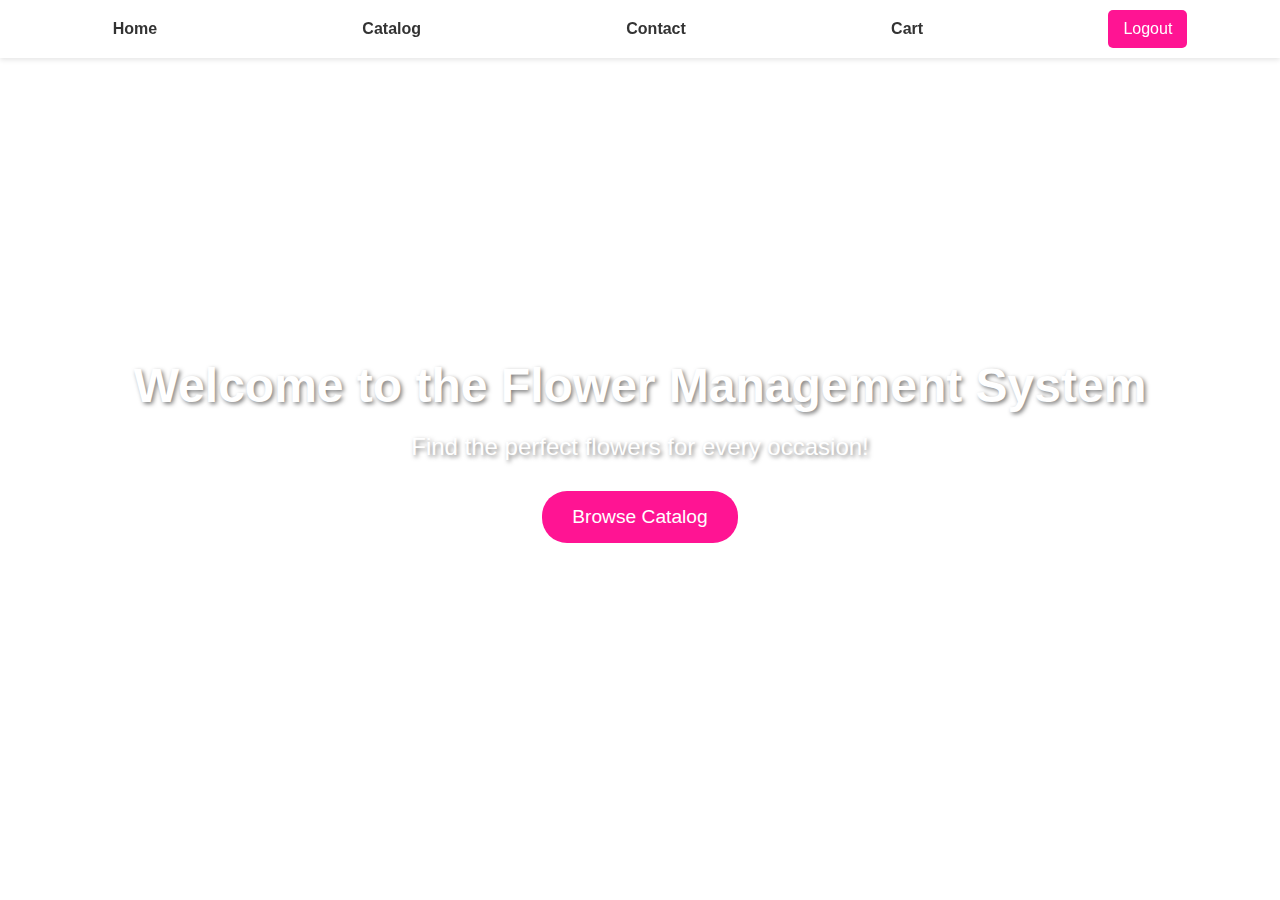
<file: index.html>
<!DOCTYPE html>
<html lang="en">
<head>
  <meta charset="UTF-8">
  <meta name="viewport" content="width=device-width, initial-scale=1.0">
  <title>Flower Management</title>
  <link rel="stylesheet" href="assets/css/styles.css">
</head>
<body>
  <header>
    <nav>
      <a href="index.html">Home</a>
      <a href="catalog.html">Catalog</a>
      <a href="contact.html">Contact</a>
      <a href="cart.html">Cart</a>
      <button id="logout-btn">Logout</button>
    </nav>
  </header>
  <main>
    <section class="hero">
      <h1>Welcome to the Flower Management System</h1>
      <p>Find the perfect flowers for every occasion!</p>
      <button onclick="window.location.href='catalog.html'">Browse Catalog</button>
    </section>
  </main>
  
  <script src="assets/js/script.js"></script>
</body>
</html>
</file>
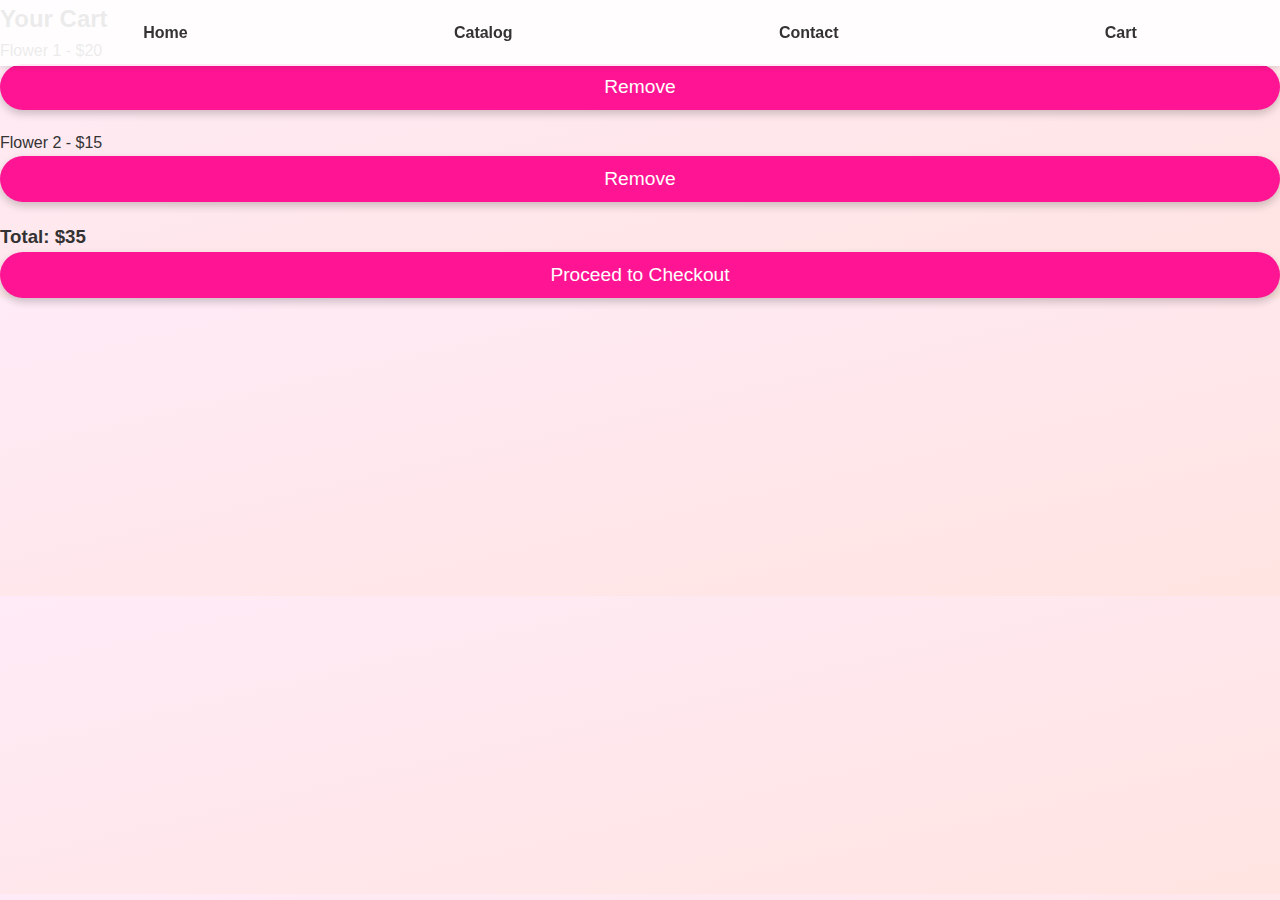
<file: cart.html>
<!DOCTYPE html>
<html lang="en">
<head>
    <meta charset="UTF-8">
    <meta name="viewport" content="width=device-width, initial-scale=1.0">
    <title>Cart</title>
    <link rel="stylesheet" href="assets/css/cart.css">
</head>
<body>
  <!-- Header  -->
  <header>
    <nav>
      <a href="index.html">Home</a>
      <a href="catalog.html">Catalog</a>
      <a href="contact.html">Contact</a>
      <a href="cart.html">Cart</a>
      
    </nav>
  </header>

  <!-- Cart Section -->
  <div class="cart-container">
    <h2>Your Cart</h2>
    <!-- Add your cart items  -->
    <ul id="cart-items">
      <!-- Example items  -->
      <li>Flower 1 - $20 <button class="remove-btn">Remove</button></li>
      <li>Flower 2 - $15 <button class="remove-btn">Remove</button></li>
    </ul>
    <div class="cart-total">
      <h3>Total: $35</h3>
      <button class="checkout-btn" id="checkout-btn">Proceed to Checkout</button>
    </div>
  </div>

  <!-- Payment Gateway Popup -->
  <div class="popup" id="payment-popup">
    <div class="popup-content">
      <span class="close-btn" id="close-btn">&times;</span>
      <h2>Payment Details</h2>
      <form id="payment-form">
        <label for="card-number">Card Number:</label>
        <input type="text" id="card-number" placeholder="Enter your card number" required><br>
        <label for="expiry-date">Expiry Date:</label>
        <input type="month" id="expiry-date" required><br>
        <label for="cvv">CVV:</label>
        <input type="text" id="cvv" placeholder="Enter CVV" required><br>
        <button type="submit" class="submit-btn">Pay Now</button>
      </form>
    </div>
  </div>

  <!-- Footer -->
  
  <!-- Script to open/close the popup -->
  <script>
    const checkoutBtn = document.getElementById('checkout-btn');
    const popup = document.getElementById('payment-popup');
    const closeBtn = document.getElementById('close-btn');

    // Open the payment popup
    checkoutBtn.addEventListener('click', () => {
      popup.style.display = 'flex';
    });

    // Close the payment popup
    closeBtn.addEventListener('click', () => {
      popup.style.display = 'none';
    });

    // Close popup if clicked outside
    window.addEventListener('click', (event) => {
      if (event.target === popup) {
        popup.style.display = 'none';
      }
    });

    // Handle payment form submission
    document.getElementById('payment-form').addEventListener('submit', (e) => {
      e.preventDefault();
      alert('Payment successful!');
      popup.style.display = 'none'; // Close the popup after successful payment
    });
  </script>
</body>
</html>
</file>
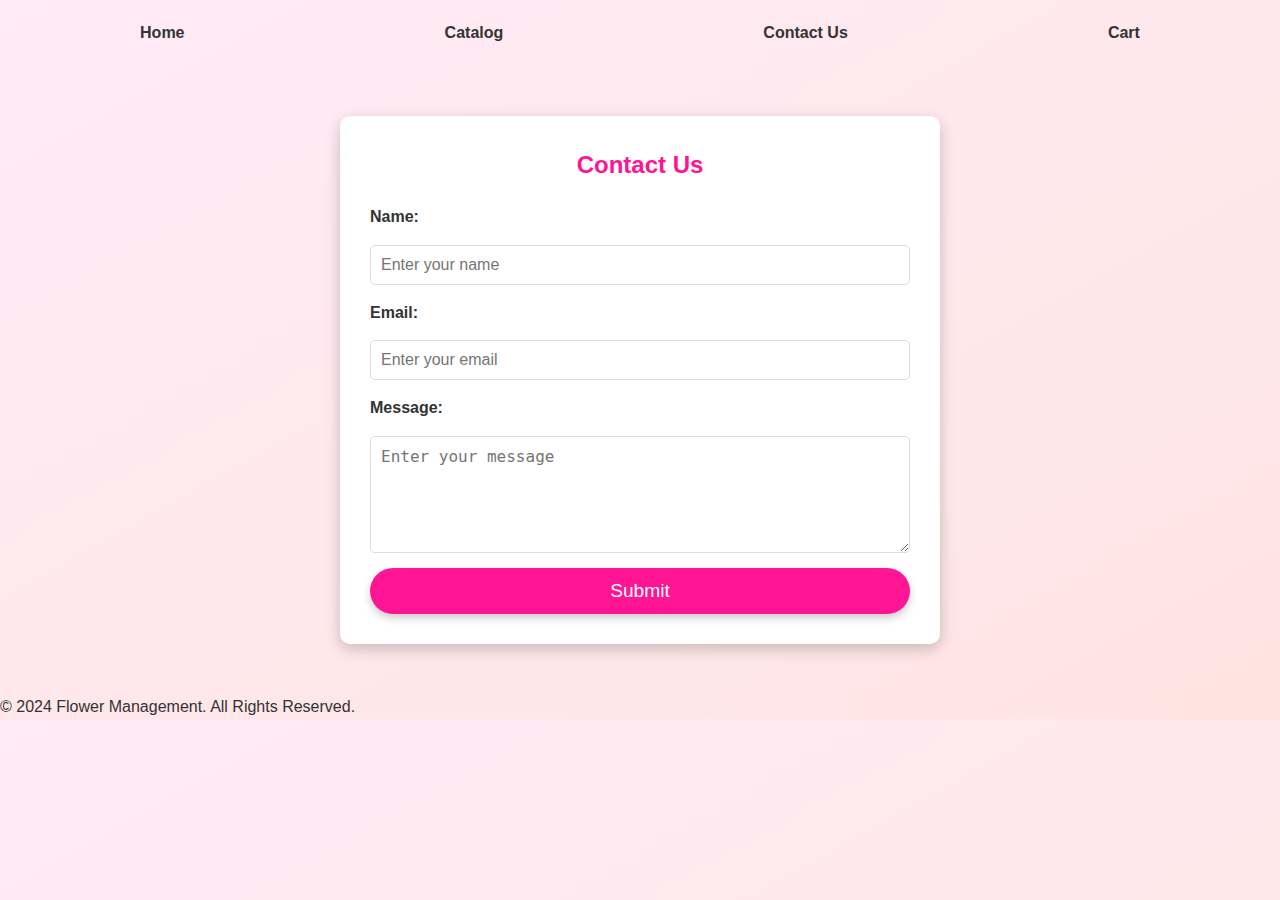
<file: contact.html>
<!DOCTYPE html>
<html lang="en">
<head>
  <meta charset="UTF-8">
  <meta name="viewport" content="width=device-width, initial-scale=1.0">
  <title>Flower Management - Contact Us</title>
  <link rel="stylesheet" href="assets/css/style.css">
</head>
<body>
  <header>
    <nav>
      <a href="index.html">Home</a>
      <a href="catalog.html">Catalog</a>
      <a href="contact.html">Contact Us</a>
      <a href="cart.html">Cart</a>
    </nav>
  </header>

  <main class="contact">
    <h2>Contact Us</h2>
    <form>
      <label for="name">Name:</label>
      <input type="text" id="name" placeholder="Enter your name" required>

      <label for="email">Email:</label>
      <input type="email" id="email" placeholder="Enter your email" required>

      <label for="message">Message:</label>
      <textarea id="message" rows="5" placeholder="Enter your message" required></textarea>

      <button type="submit">Submit</button>
    </form>
  </main>

  <footer>
    <p>&copy; 2024 Flower Management. All Rights Reserved.</p>
  </footer>
</body>
</html>
</file>
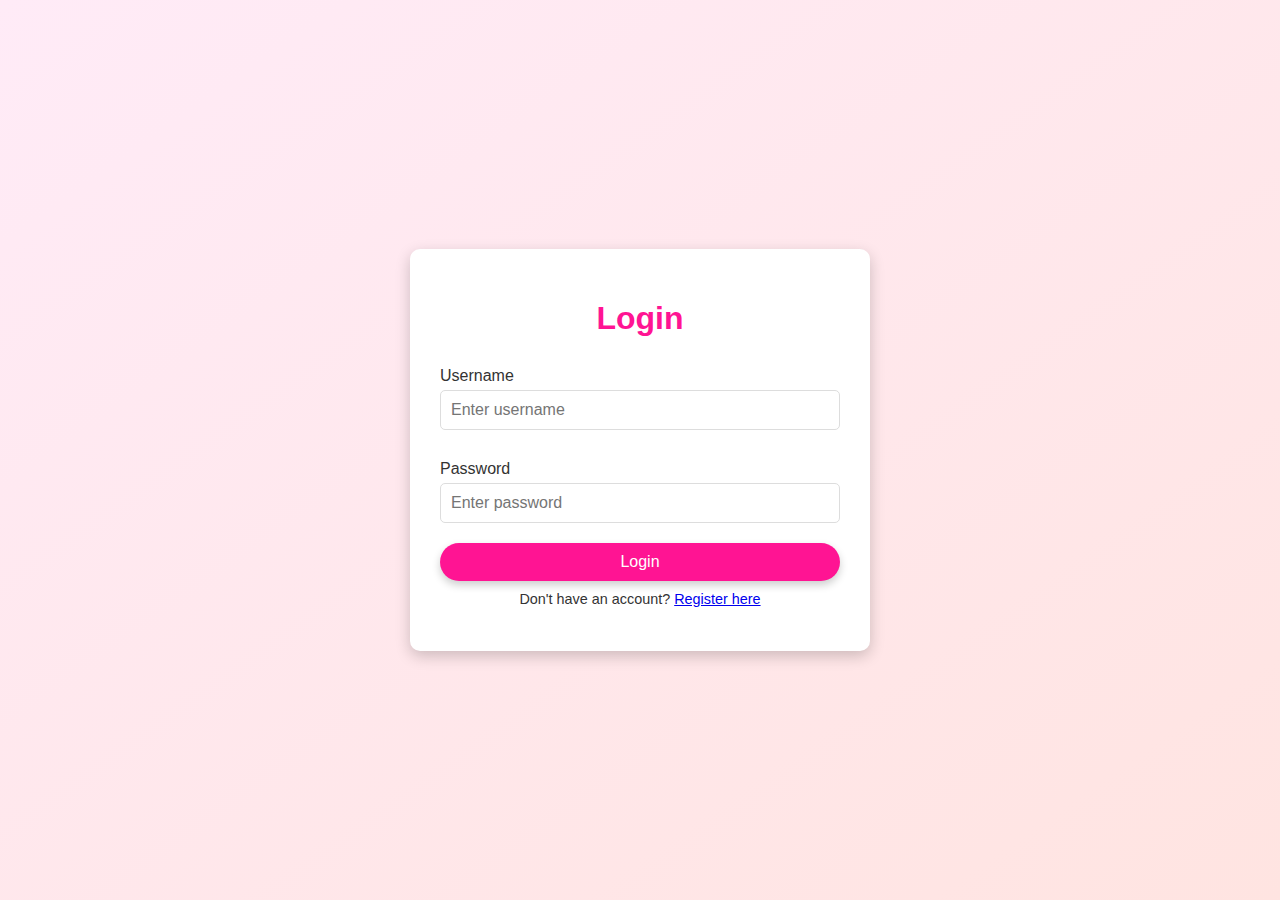
<file: login.html>
<!DOCTYPE html>
<html lang="en">
<head>
    <meta charset="UTF-8">
    <meta name="viewport" content="width=device-width, initial-scale=1.0">
    <title>Login</title>
    <link rel="stylesheet" href="assets/css/lstyle.css">
</head>
<body>
    <main class="auth-container">
        <h1>Login</h1>
        <form id="login-form">
            <label for="login-username">Username</label>
            <input type="text" id="login-username" placeholder="Enter username" required>
            
            <label for="login-password">Password</label>
            <input type="password" id="login-password" placeholder="Enter password" required>
            
            <button type="submit">Login</button>
        </form>
        <p>Don't have an account? <a href="register.html">Register here</a></p>
    </main>
    <script src="assets/js/auth.js"></script>
</body>
</html>
</file>
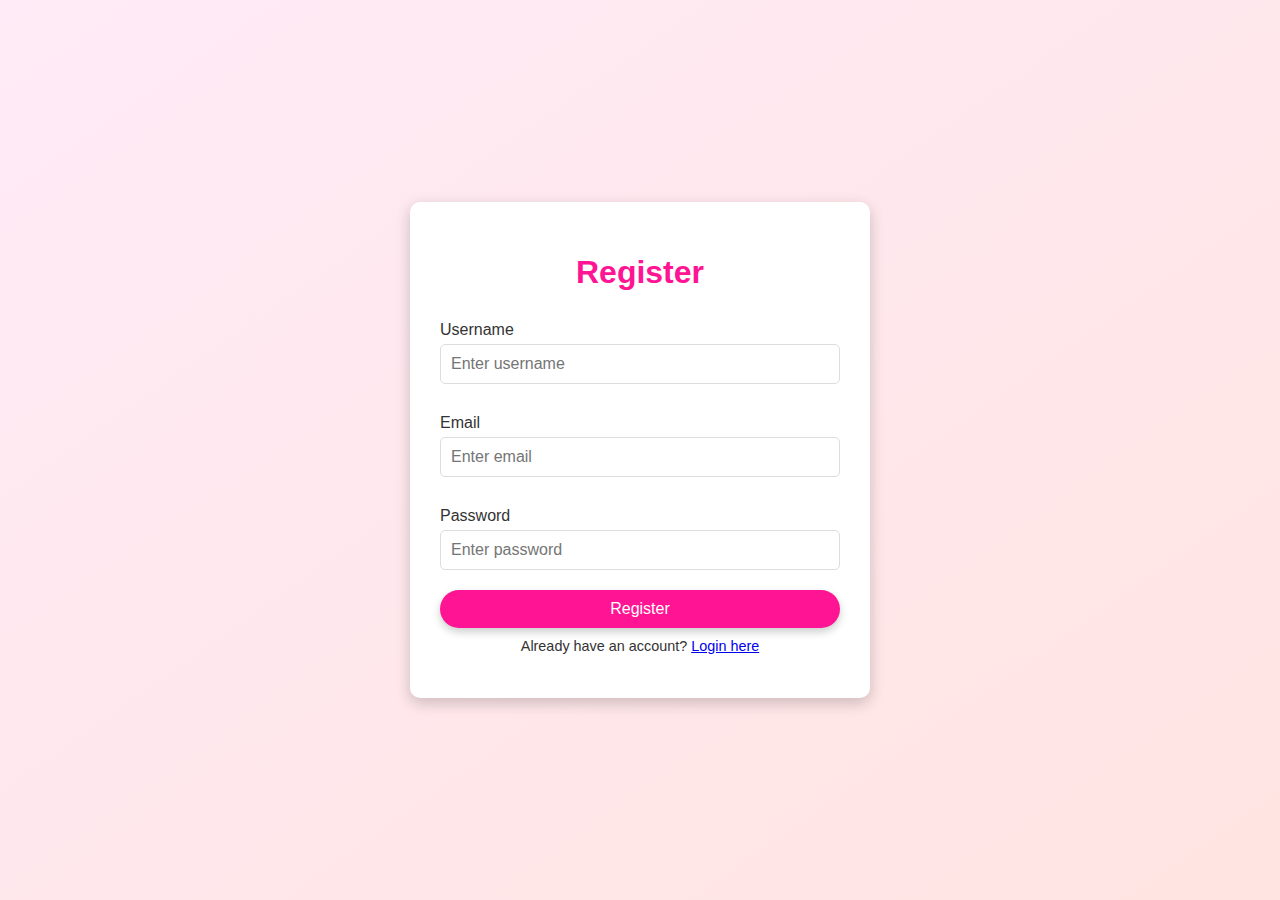
<file: register.html>
<!DOCTYPE html>
<html lang="en">
<head>
    <meta charset="UTF-8">
    <meta name="viewport" content="width=device-width, initial-scale=1.0">
    <title>Register</title>
    <link rel="stylesheet" href="assets/css/lstyle.css">
</head>
<body>
    <main class="auth-container">
        <h1>Register</h1>
        <form id="register-form">
            <label for="username">Username</label>
            <input type="text" id="username" placeholder="Enter username" required>
            
            <label for="email">Email</label>
            <input type="email" id="email" placeholder="Enter email" required>
            
            <label for="password">Password</label>
            <input type="password" id="password" placeholder="Enter password" required>
            
            <button type="submit">Register</button>
        </form>
        <p>Already have an account? <a href="login.html">Login here</a></p>
    </main>
    <script src="assets/js/auth.js"></script>
</body>
</html>
</file>
<file: assets/css/lstyle.css>
body {
    font-family: 'Poppins', sans-serif;
    background: linear-gradient(to bottom right, #ffebf7, #ffe4e1);
    color: #333;
    display: flex;
    justify-content: center;
    align-items: center;
    height: 100vh;
    margin: 0;
}

.auth-container {
    background: white;
    padding: 30px;
    border-radius: 10px;
    box-shadow: 0 5px 15px rgba(0, 0, 0, 0.2);
    width: 400px;
    text-align: center;
}

h1 {
    color: #ff1493;
    margin-bottom: 20px;
}

form {
    display: flex;
    flex-direction: column;
}

label {
    margin: 10px 0 5px;
    text-align: left;
}

input {
    padding: 10px;
    margin-bottom: 20px;
    border-radius: 5px;
    border: 1px solid #ddd;
    font-size: 1rem;
}

button {
    background-color: #ff1493;
    color: white;
    border: none;
    padding: 10px 20px;
    font-size: 1rem;
    border-radius: 25px;
    cursor: pointer;
    box-shadow: 0 4px 8px rgba(0, 0, 0, 0.2);
    transition: all 0.3s ease;
}

button:hover {
    background-color: #ff69b4;
    transform: scale(1.05);
}

p {
    margin-top: 10px;
    font-size: 0.9rem;
}
</file>
<file: assets/css/styles.css>
/* General Reset */
body, h1, p, a, button {
    margin: 0;
    padding: 0;
    box-sizing: border-box;
  }
  
  body {
    font-family: 'Poppins', sans-serif;
    color: #333;
  }
  
  /* Header Navigation */
  header {
    background-color: rgba(255, 255, 255, 0.9);
    box-shadow: 0 2px 5px rgba(0, 0, 0, 0.1);
    position: fixed;
    top: 0;
    width: 100%;
    z-index: 1000;
  }
  
  nav {
    display: flex;
    justify-content: space-around;
    padding: 10px;
  }
  
  nav a {
    text-decoration: none;
    color: #333;
    font-size: 1rem;
    font-weight: bold;
    padding: 10px 20px;
    border-radius: 5px;
    transition: background-color 0.3s, color 0.3s;
  }
  
  nav a:hover {
    background-color: #ff69b4;
    color: white;
  }

  /* Logout button styling */
nav button#logout-btn {
    background-color: #ff1493;
    color: white;
    border: none;
    padding: 10px 15px;
    font-size: 1rem;
    border-radius: 5px;
    cursor: pointer;
    transition: all 0.3s ease;
}

nav button#logout-btn:hover {
    background-color: #ff69b4;
    transform: scale(1.05);
}

  
  /* Hero Section */
  .hero {
    height: 100vh;
    display: flex;
    flex-direction: column;
    justify-content: center;
    align-items: center;
    text-align: center;
    color: white;
    text-shadow: 2px 2px 4px rgba(0, 0, 0, 0.5);
    background-image: url('https://images.pexels.com/photos/355405/pexels-photo-355405.jpeg?auto=compress&cs=tinysrgb&w=1920&h=1080');
    background-size: cover;
    background-position: center;
  }
  
  .hero h1 {
    font-size: 3rem;
    margin-bottom: 20px;
  }
  
  .hero p {
    font-size: 1.5rem;
    margin-bottom: 30px;
  }
  
  .hero button {
    background-color: #ff1493;
    color: white;
    font-size: 1.2rem;
    padding: 15px 30px;
    border: none;
    border-radius: 25px;
    cursor: pointer;
    transition: background-color 0.3s, transform 0.2s;
  }
  
  .hero button:hover {
    background-color: #ff69b4;
    transform: scale(1.05);
  }
  
  /* Footer */
  footer {
    background-color: #ff69b4;
    color: white;
    text-align: center;
    padding: 10px 0;
    position: relative;
    bottom: 0;
    width: 100%;
  }
</file>
<file: assets/css/cart.css>
/* Reset and Base Styles */
* {
    margin: 0;
    padding: 0;
    box-sizing: border-box;
}
  
body {
    font-family: 'Poppins', sans-serif;
    background: linear-gradient(to bottom right, #ffebf7, #ffe4e1);
    color: #333;
    line-height: 1.6;
}

/* Navbar */
nav {
    display: flex;
    justify-content: space-around;
    padding: 10px;
    background-color: rgba(255, 255, 255, 0.9);
    box-shadow: 0 2px 5px rgba(0, 0, 0, 0.1);
    position: fixed;
    top: 0;
    width: 100%;
    z-index: 1000;
}
  
nav a {
    text-decoration: none;
    color: #333;
    font-size: 1rem;
    font-weight: bold;
    padding: 10px 20px;
    border-radius: 5px;
    transition: background-color 0.3s, color 0.3s;
}
  
nav a:hover {
    background-color: #ff69b4;
    color: white;
}

/* Buttons */
button {
    background-color: #ff1493;
    color: white;
    border: none;
    padding: 10px 20px;
    font-size: 1rem;
    border-radius: 25px;
    cursor: pointer;
    box-shadow: 0 4px 8px rgba(0, 0, 0, 0.2);
    transition: all 0.3s ease;
}
  
button:hover {
    background-color: #ff69b4;
    transform: scale(1.05);
}

/* Cart Page */
main {
    max-width: 800px;
    margin: 50px auto;
    background: white;
    padding: 20px;
    border-radius: 10px;
    box-shadow: 0 5px 15px rgba(0, 0, 0, 0.2);
}

h1 {
    text-align: center;
    color: #ff1493;
    margin-bottom: 20px;
}
  
#cart-items {
    display: flex;
    flex-direction: column;
    gap: 20px;
    margin-bottom: 20px;
}
  
.cart-item {
    display: flex;
    justify-content: space-between;
    align-items: center;
    padding: 10px;
    background: #f9f9f9;
    border: 1px solid #ddd;
    border-radius: 5px;
}
  
.cart-item h3 {
    font-size: 1.2rem;
}
  
.cart-item span {
    font-weight: bold;
    color: #555;
}
  
#cart-total {
    font-size: 1.5rem;
    font-weight: bold;
    color: #ff1493;
}
  
button {
    display: block;
    width: 100%;
    padding: 12px;
    background-color: #ff1493;
    color: white;
    font-size: 1.2rem;
    border: none;
    border-radius: 25px;
    cursor: pointer;
    transition: background-color 0.3s, transform 0.2s;
}
  
button:hover {
    background-color: #ff69b4;
    transform: scale(1.05);
}

/* Payment Gateway Popup */
.popup {
    display: none;
    position: fixed;
    top: 0;
    left: 0;
    width: 100%;
    height: 100%;
    background-color: rgba(0, 0, 0, 0.5);
    justify-content: center;
    align-items: center;
    z-index: 1000;
}

.popup-content {
    background-color: white;
    padding: 30px;
    border-radius: 10px;
    width: 300px;
    text-align: center;
}

.popup-content h2 {
    margin-bottom: 20px;
}

.popup-content label {
    display: block;
    margin-bottom: 10px;
}

.popup-content input {
    width: 100%;
    padding: 10px;
    margin-bottom: 20px;
    border-radius: 5px;
    border: 1px solid #ccc;
}

.submit-btn {
    background-color: #ff1493;
    color: white;
    padding: 10px 20px;
    border: none;
    border-radius: 5px;
    cursor: pointer;
    transition: background-color 0.3s;
}

.submit-btn:hover {
    background-color: #ff69b4;
}

.close-btn {
    position: absolute;
    top: 10px;
    right: 10px;
    font-size: 24px;
    color: #333;
    cursor: pointer;
}
</file>
<file: assets/css/style.css>
/* Reset and Base Styles */
* {
    margin: 0;
    padding: 0;
    box-sizing: border-box;
  }
  
  body {
    font-family: 'Poppins', sans-serif;
    background: linear-gradient(to bottom right, #ffebf7, #ffe4e1);
    color: #333;
    line-height: 1.6;
  }
  
  /* Navbar */
  nav {
    display: flex;
    justify-content: space-around;
    padding: 10px;
  }
  
  nav a {
    text-decoration: none;
    color: #333;
    font-size: 1rem;
    font-weight: bold;
    padding: 10px 20px;
    border-radius: 5px;
    transition: background-color 0.3s, color 0.3s;
  }
  
  nav a:hover {
    background-color: #ff69b4;
    color: white;
  }
  
  /* Buttons */
  button {
    background-color: #ff1493;
    color: white;
    border: none;
    padding: 10px 20px;
    font-size: 1rem;
    border-radius: 25px;
    cursor: pointer;
    box-shadow: 0 4px 8px rgba(0, 0, 0, 0.2);
    transition: all 0.3s ease;
  }
  
  button:hover {
    background-color: #ff69b4;
    transform: scale(1.05);
  }
/* Contact Page */
.contact {
    max-width: 600px;
    margin: 50px auto;
    background: white;
    padding: 30px;
    border-radius: 10px;
    box-shadow: 0 5px 15px rgba(0, 0, 0, 0.2);
    font-family: 'Poppins', sans-serif;
  }
  
  .contact h2 {
    text-align: center;
    color: #ff1493;
    margin-bottom: 20px;
  }
  
  .contact form {
    display: flex;
    flex-direction: column;
    gap: 15px;
  }
  
  .contact label {
    font-weight: bold;
    font-size: 1rem;
  }
  
  .contact input,
  .contact textarea {
    width: 100%;
    padding: 10px;
    font-size: 1rem;
    border: 1px solid #ddd;
    border-radius: 5px;
    transition: border-color 0.3s;
  }
  
  .contact input:focus,
  .contact textarea:focus {
    border-color: #ff69b4;
    outline: none;
  }
  
  .contact button {
    width: 100%;
    padding: 12px;
    background-color: #ff1493;
    color: white;
    font-size: 1.2rem;
    border: none;
    border-radius: 25px;
    cursor: pointer;
    transition: background-color 0.3s, transform 0.2s;
  }
  
  .contact button:hover {
    background-color: #ff69b4;
    transform: scale(1.05);
  }
</file>
